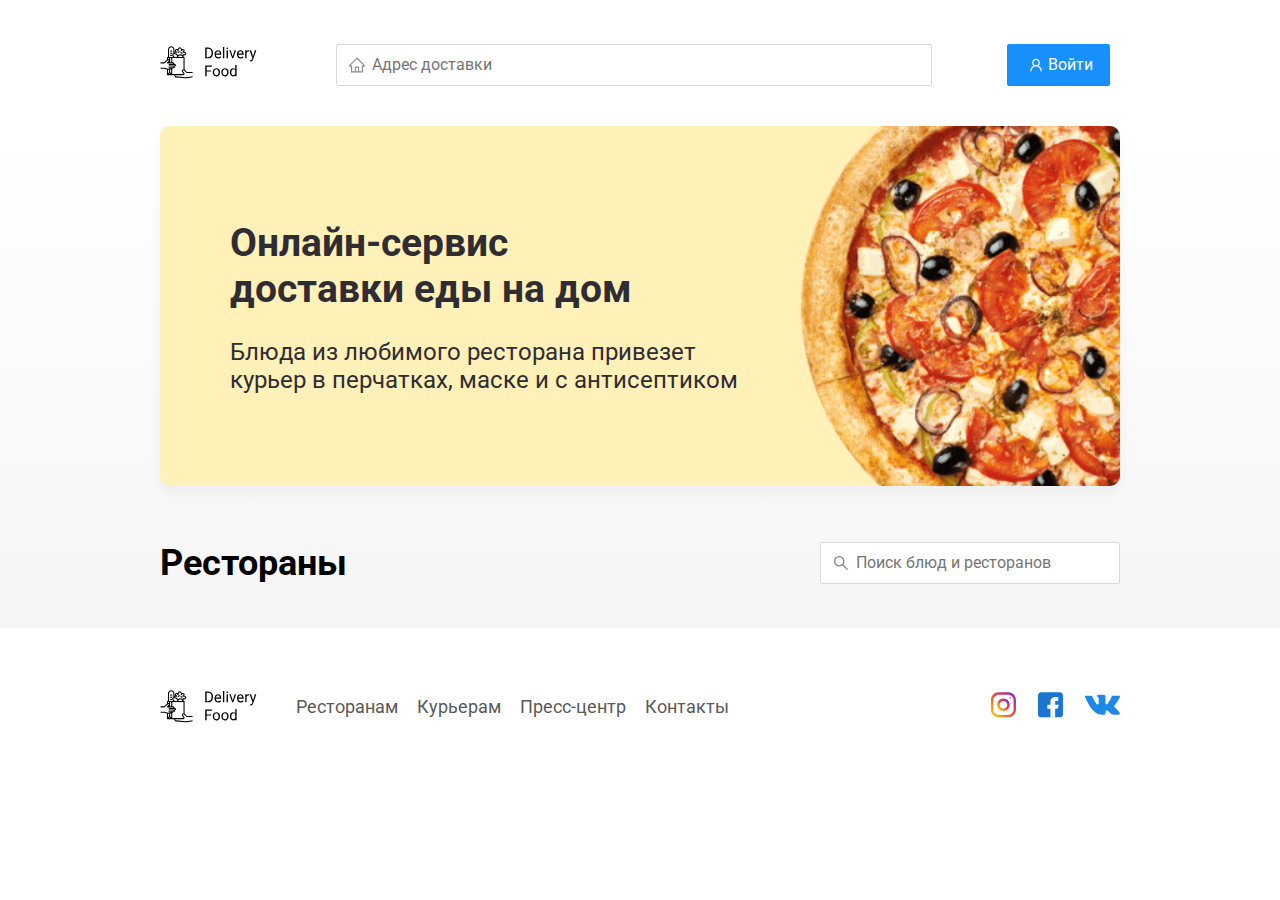
<file: index.html>
<!DOCTYPE html>
<html lang="ru">
  <head>
    <meta charset="UTF-8" />
    <meta name="viewport" content="width=device-width, initial-scale=1.0" />
    <title>Delivery Food — доставка еды на дом</title>
    <link href="https://fonts.googleapis.com/css?family=Roboto:400,700&display=swap&subset=cyrillic" rel="stylesheet" />
    <link rel="stylesheet" href="css/normalize.css" />
    <link rel="stylesheet" href="css/style.css" />
    <script src="./js/auth.js" defer></script>
    <script src="./js/partners.js" defer></script>
    <script src="./js/cart.js" defer></script>
  </head>

  <body>
    <div class="container">
      <header class="header">
        <a class="logo">
          <img src="img/icon/logo.svg" alt="Logo" />
        </a>
        <label class="address">
          <input type="text" class="input input-address" placeholder="Адрес доставки" />
        </label>
        <div class="buttons">
          <span class="user-name"></span>
          <button class="button button-primary button-auth">
            <span class="button-auth-svg"></span>
            <span class="button-text">Войти</span>
          </button>
          <button class="button button-cart" id="cart-button">
            <span class="button-cart-svg"></span>
            <span class="button-text">Корзина</span>
          </button>
          <button class="button button-primary button-out">
            <span class="button-text">Выйти</span>
            <span class="button-out-svg"></span>
          </button>
        </div>
      </header>
    </div>

    <main class="main">
      <div class="container">
        <section class="container-promo">
          <section class="promo pizza">
            <h1 class="promo-title">Онлайн-сервис <br />доставки еды на дом</h1>
            <p class="promo-text">Блюда из любимого ресторана привезет курьер в перчатках, маске и с антисептиком</p>
          </section>
        </section>
        <section class="restaurants">
          <div class="section-heading">
            <h2 class="section-title">Рестораны</h2>
            <label class="search">
              <input type="text" class="input input-search" placeholder="Поиск блюд и ресторанов" />
            </label>
          </div>
          <div class="cards cards-restaurants"></div>
        </section>
      </div>
    </main>

    <footer class="footer">
      <div class="container">
        <div class="footer-block">
          <img src="img/icon/logo.svg" alt="logo" class="logo footer-logo" />
          <nav class="footer-nav">
            <a href="#" class="footer-link">Ресторанам </a>
            <a href="#" class="footer-link">Курьерам</a>
            <a href="#" class="footer-link">Пресс-центр</a>
            <a href="#" class="footer-link">Контакты</a>
          </nav>
          <div class="social-links">
            <a href="#" class="social-link"><img src="img/social/instagram.svg" alt="instagram" /></a>
            <a href="#" class="social-link"><img src="img/social/fb.svg" alt="facebook" /></a>
            <a href="#" class="social-link"><img src="img/social/vk.svg" alt="vk" /></a>
          </div>
        </div>
      </div>
    </footer>

    <div class="modal modal-cart">
      <div class="modal-dialog">
        <div class="modal-header">
          <h3 class="modal-title">Корзина</h3>
          <button class="close">&times;</button>
        </div>
        <div class="modal-body"></div>
        <div class="modal-footer">
          <span class="modal-pricetag"></span>
          <div class="footer-buttons">
            <button class="button button-primary">Оформить заказ</button>
            <button class="button clear-cart">Отмена</button>
          </div>
        </div>
      </div>
    </div>

    <div class="modal-auth">
      <div class="modal-dialog modal-dialog-auth">
        <button class="close-auth">&times;</button>
        <form id="logInForm">
          <fieldset class="modal-body">
            <legend class="modal-title">Авторизация</legend>
            <label class="label-auth">
              <span>Логин</span>
              <input id="login" type="text" required />
              <span class="error">Введите логин</span>
            </label>
            <label class="label-auth">
              <span>Пароль</span>
              <input id="password" type="password" />
            </label>
          </fieldset>
          <div class="modal-footer">
            <div class="footer-buttons">
              <button class="button button-primary button-login" type="submit" disabled>Войти</button>
            </div>
          </div>
        </form>
      </div>
    </div>
  </body>
</html>
</file>
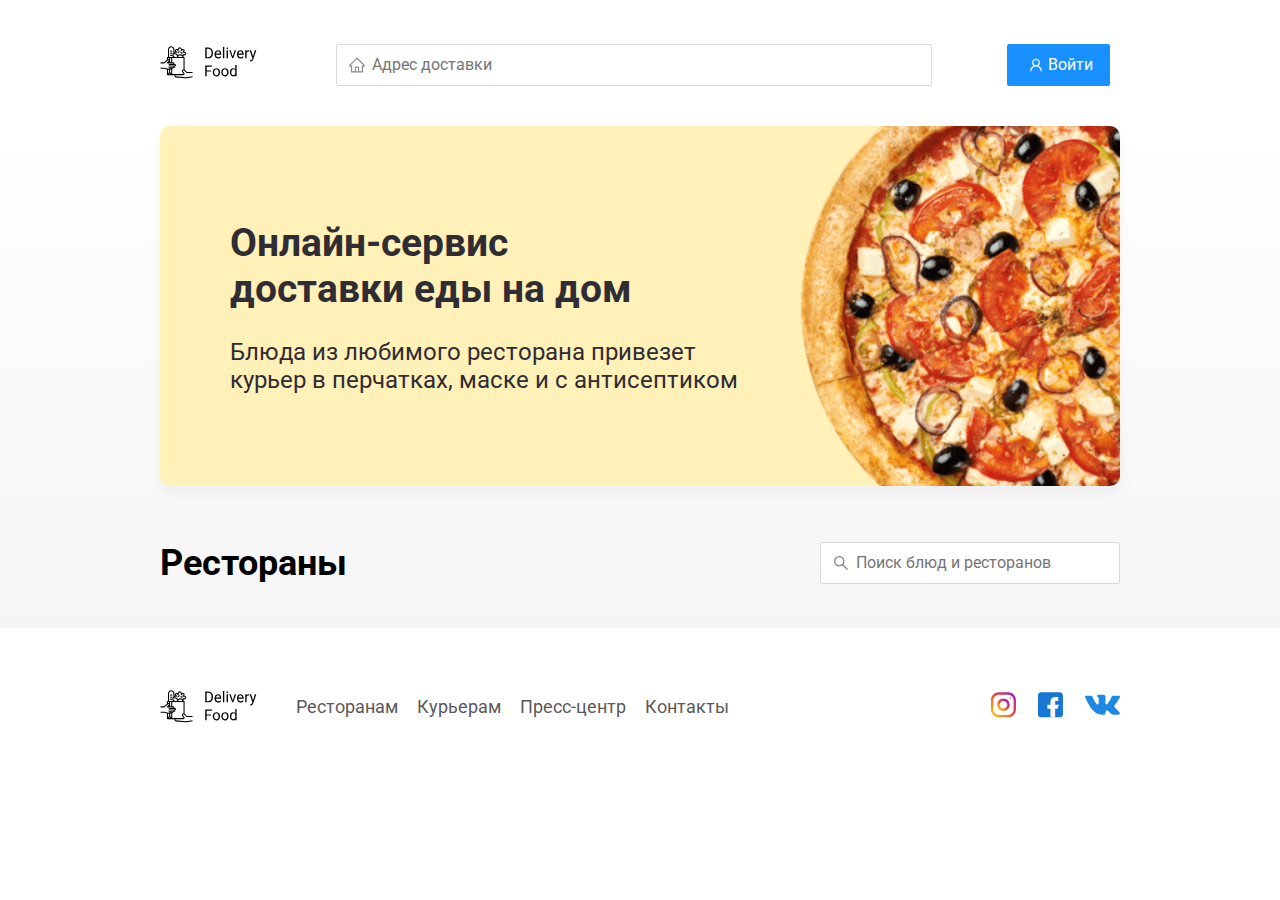
<file: restaurant.html>
<!DOCTYPE html>
<html lang="ru">
  <head>
    <meta charset="UTF-8" />
    <meta name="viewport" content="width=device-width, initial-scale=1.0" />
    <title>PizzaBurger — доставка еды на дом</title>
    <link href="https://fonts.googleapis.com/css?family=Roboto:400,700&display=swap&subset=cyrillic" rel="stylesheet" />
    <link rel="stylesheet" href="css/normalize.css" />
    <link rel="stylesheet" href="css/style.css" />
    <script src="./js/auth.js" defer></script>
    <script src="./js/menu.js" defer></script>
    <script src="./js/cart.js" defer></script>
  </head>

  <body>
    <div class="container">
      <header class="header">
        <a href="./index.html" class="logo">
          <img src="img/icon/logo.svg" alt="Logo" />
        </a>
        <label class="address">
          <input type="text" class="input input-address" placeholder="Адрес доставки" />
        </label>
        <div class="buttons">
          <span class="user-name"></span>
          <button class="button button-primary button-auth">
            <span class="button-auth-svg"></span>
            <span class="button-text">Войти</span>
          </button>
          <button class="button button-cart" id="cart-button">
            <span class="button-cart-svg"></span>
            <span class="button-text">Корзина</span>
          </button>
          <button class="button button-primary button-out">
            <span class="button-text">Выйти</span>
            <span class="button-out-svg"></span>
          </button>
        </div>
      </header>
    </div>

    <main class="main">
      <div class="container">
        <section class="menu">
          <div class="section-heading">
            <h2 class="section-title restaurant-title">Пицца Плюс</h2>
            <div class="card-info">
              <div class="rating">4.5</div>
              <div class="price">От 900 ₽</div>
              <div class="category">Пицца</div>
            </div>
          </div>
          <div class="cards cards-menu"></div>
        </section>
      </div>
    </main>

    <footer class="footer">
      <div class="container">
        <div class="footer-block">
          <img src="img/icon/logo.svg" alt="logo" class="logo footer-logo" />
          <nav class="footer-nav">
            <a href="#" class="footer-link">Ресторанам </a>
            <a href="#" class="footer-link">Курьерам</a>
            <a href="#" class="footer-link">Пресс-центр</a>
            <a href="#" class="footer-link">Контакты</a>
          </nav>
          <div class="social-links">
            <a href="#" class="social-link"><img src="img/social/instagram.svg" alt="instagram" /></a>
            <a href="#" class="social-link"><img src="img/social/fb.svg" alt="facebook" /></a>
            <a href="#" class="social-link"><img src="img/social/vk.svg" alt="vk" /></a>
          </div>
        </div>
      </div>
    </footer>

    <div class="modal modal-cart">
      <div class="modal-dialog">
        <div class="modal-header">
          <h3 class="modal-title">Корзина</h3>
          <button class="close">&times;</button>
        </div>
        <div class="modal-body"></div>
        <div class="modal-footer">
          <span class="modal-pricetag">1250 ₽</span>
          <div class="footer-buttons">
            <button class="button button-primary">Оформить заказ</button>
            <button class="button clear-cart">Отмена</button>
          </div>
        </div>
      </div>
    </div>

    <div class="modal-auth">
      <div class="modal-dialog modal-dialog-auth">
        <button class="close-auth">&times;</button>
        <form id="logInForm">
          <fieldset class="modal-body">
            <legend class="modal-title">Авторизация</legend>
            <label class="label-auth">
              <span>Логин</span>
              <input id="login" type="text" />
            </label>
            <label class="label-auth">
              <span>Пароль</span>
              <input id="password" type="password" />
            </label>
          </fieldset>
          <div class="modal-footer">
            <div class="footer-buttons">
              <button class="button button-primary button-login" type="submit">Войти</button>
            </div>
          </div>
        </form>
      </div>
    </div>
  </body>
</html>
</file>
<file: css/style.css>
* {
  box-sizing: border-box;
}

body {
  font-family: "Roboto", sans-serif;
  padding-top: 44px;
}

a,
button {
  cursor: pointer;
  color: inherit;
}

.hide {
  display: none;
}

.container {
  max-width: 1200px;
  margin: auto;
}

.header {
  display: flex;
  align-items: center;
  justify-content: space-between;
  margin-bottom: 40px;
}

.input {
  background-color: #ffffff;
  border: 1px solid #d9d9d9;
  border-radius: 2px;
  font-size: 16px;
  line-height: 24px;
  padding: 8px 8px 8px 35px;
  background-repeat: no-repeat;
  background-position: left 11px center;
}

.address {
  flex: 0.8;
}

.input-address {
  width: 100%;
  background-image: url(../img/icon/home.svg);
}

.search {
  margin-left: auto;
}

.input-search {
  width: 300px;
  background-image: url(../img/icon/search.svg);
}

.buttons {
  display: flex;
  align-items: center;
}

.button {
  display: flex;
  align-items: center;
  padding: 8px 16px;
  background: #ffffff;
  border: 1px solid #d9d9d9;
  box-sizing: border-box;
  box-shadow: 0 0 2px rgba(0, 0, 0, 0.0015);
  border-radius: 2px;
  color: #595959;
  font-size: 16px;
  line-height: 24px;
}

.button:hover {
  background: #1890ff;
  border: 1px solid #1890ff;
  color: #fff;
}

.button-primary {
  background: #1890ff;
  border: 1px solid #1890ff;
  color: #fff;
  margin-right: 10px;
}

.button-primary:hover {
  background: #ffffff;
  border: 1px solid #d9d9d9;
  color: #595959;
}

.button-icon {
  margin-right: 6px;
}

.button-card-text {
  margin-right: 10px;
}

.button-auth {
  background-position: 20px 13px;
}

.button-primary .button-auth-svg {
  width: 24px;
  height: 24px;
  background-color: #fff;
  -webkit-mask: url("../img/icon/user.svg") no-repeat 50% 50%;
  mask: url("../img/icon/user.svg") no-repeat 50% 50%;
  background-repeat: no-repeat;
}

.button-primary:hover .button-auth-svg {
  background-color: #595959;
}

.button .button-cart-svg {
  width: 24px;
  height: 24px;
  background-color: #595959;
  -webkit-mask: url("../img/icon/shopping-cart.svg") no-repeat 50% 50%;
  mask: url("../img/icon/shopping-cart.svg") no-repeat 50% 50%;
  background-repeat: no-repeat;
}

.button-primary .button-cart-svg {
  background-color: #fff;
}

.button:hover .button-cart-svg {
  background-color: #fff;
}

.button-primary:hover .button-cart-svg {
  background-color: #595959;
}

.button-cart {
  display: none;
  margin: 0 5px;
}

.button-out {
  display: none;
  margin: 0 5px;
}

.user-name {
  display: none;
  margin-right: 20px;
  font-weight: bold;
  font-size: 18px;
}

.promo-slider {
  width: 600px;
  height: 300px;
}

.promo {
  box-shadow: 0 7px 12px rgba(158, 158, 163, 0.1);
  border-radius: 10px;
  padding: 68px 70px;
  margin-bottom: 56px;
}

.pizza {
  background: #fff1b8 url(../img/promo/pizza.png) no-repeat top -100px right -250px / 830px;
}

.kebab {
  background: #d6e4ff url(../img/promo/kebab.png) no-repeat top 45px right 40px / 450px;
}

.vegetables {
  background: #fff566 url(../img/promo/vegetables.png) no-repeat top 0 right 0 / 825px;
}

.sushi {
  background: #fff1f0 url(../img/promo/sushi.png) no-repeat top 10px right 15px / 500px;
}

.promo-title {
  font-style: normal;
  font-weight: bold;
  font-size: 39px;
  line-height: 46px;
  color: #302c34;
}

.promo-text {
  font-style: normal;
  font-weight: normal;
  font-size: 24px;
  line-height: 28px;
  color: #302c34;
  max-width: 538px;
}

.main {
  background: linear-gradient(180deg, rgba(245, 245, 245, 0) 1.04%, #f5f5f5 100%);
}

.section-heading {
  display: flex;
  align-items: center;
  margin-bottom: 44px;
}

.section-title {
  font-style: normal;
  font-weight: bold;
  font-size: 36px;
  line-height: 42px;
  margin: 0 30px 0 0;
  color: #000000;
}

.cards {
  display: flex;
  align-items: flex-start;
  justify-content: space-between;
  flex-wrap: wrap;
}

.card {
  background: #ffffff;
  box-shadow: 0 4px 12px rgba(0, 0, 0, 0.05);
  border-radius: 7px;
  overflow: hidden;
  margin-bottom: 30px;
  flex-basis: 31%;
  text-decoration: none;
}

.card-restaurant {
  cursor: pointer;
}

.card-image {
  width: 100%;
  height: 250px;
  object-fit: cover;
}

.card-text {
  padding: 20px 23px 35px;
  min-height: 275px;
  display: flex;
  flex-direction: column;
}

.restaurants .card-text {
  min-height: auto;
}

.card-heading {
  display: flex;
  align-items: center;
  justify-content: space-between;
  margin-bottom: 10px;
}

.card-title {
  margin: 0;
  font-style: normal;
  font-weight: bold;
  font-size: 22px;
  line-height: 32px;
}

.card-title-reg {
  font-weight: 400;
}

.card-tag {
  font-style: normal;
  font-weight: normal;
  font-size: 12px;
  line-height: 20px;
  color: #ffffff;
  background: #262626;
  border-radius: 2px;
  padding: 1px 8px;
}

.card-info {
  display: flex;
  align-items: center;
  flex-wrap: wrap;
}

.card-buttons {
  display: flex;
  margin-top: 24px;
  flex-grow: 1;
  align-items: flex-end;
}

.card-price-bold {
  font-weight: bold;
  font-size: 20px;
  line-height: 32px;
  margin-left: 30px;
}

.rating {
  background-image: url("../img/icon/rating.svg");
  background-repeat: no-repeat;
  background-position: 0 7px;
  padding-left: 20px;
  margin-right: 26px;
  color: #ffc107;
  font-weight: bold;
  font-size: 18px;
  line-height: 32px;
}

.price,
.category {
  color: #8c8c8c;
  font-size: 18px;
  line-height: 32px;
}

.price {
  margin-right: 10px;
}

.ingredients {
  color: #8c8c8c;
  font-size: 18px;
  line-height: 21px;
}

.category {
  text-overflow: ellipsis;
  overflow: hidden;
  white-space: nowrap;
  max-width: 150px;
}

.price:after {
  content: "";
  width: 5px;
  height: 5px;
  background-color: #8c8c8c;
  display: inline-block;
  vertical-align: middle;
  border-radius: 50%;
  margin-left: 10px;
}

.footer {
  padding: 60px 0;
}

.footer-block {
  display: flex;
  align-items: center;
  justify-content: space-between;
}

.footer-nav {
  margin-left: 35px;
  margin-right: auto;
}

.footer-link {
  display: inline-block;
  color: #595959;
  font-style: normal;
  font-weight: normal;
  font-size: 18px;
  line-height: 21px;
  text-decoration: none;
}

.footer-link:not(:last-child) {
  margin-right: 15px;
}

.social-links {
  display: flex;
  align-items: center;
}

.social-link:not(:last-child) {
  margin-right: 21px;
}

.modal {
  position: fixed;
  left: 0;
  top: 0;
  width: 100%;
  height: 100%;
  background: rgba(0, 0, 0, 0.4);
  display: none;
  z-index: 999;
}

.modal-auth {
  position: fixed;
  left: 0;
  top: 0;
  width: 100%;
  height: 100%;
  background: rgba(0, 0, 0, 0.4);
  display: none;
  z-index: 999;
}

.is-open {
  display: flex;
}

.modal-dialog {
  max-width: 780px;
  width: 95%;
  background: #ffffff;
  border-radius: 5px;
  margin: auto;
  padding: 40px 45px;
}

.modal-dialog-auth {
  width: auto;
  position: relative;
}

.label-auth {
  display: block;
  margin: 30px;
}

.label-auth span {
  width: 80px;
  display: inline-block;
}

.modal-header {
  display: flex;
  align-items: center;
  justify-content: space-between;
  margin-bottom: 45px;
}

.modal-title {
  margin: 0;
  font-weight: bold;
  font-size: 36px;
  line-height: 42px;
}

.close {
  font-size: 36px;
  border: none;
  background-color: transparent;
}

.close-auth {
  font-size: 36px;
  border: none;
  background-color: transparent;
  position: absolute;
  top: 10px;
  right: 20px;
}

.modal-body {
  margin-bottom: 22px;
}

.food-row {
  display: flex;
  align-items: flex-start;
  justify-content: space-between;
  padding-bottom: 8px;
  border-bottom: 1px solid #d9d9d9;
  margin-bottom: 15px;
}

.food-name {
  font-weight: normal;
  font-size: 18px;
  line-height: 32px;
}

.food-price {
  margin-left: auto;
  margin-right: 47px;
  font-weight: bold;
  font-size: 20px;
  line-height: 32px;
}

.food-counter {
  display: flex;
  align-items: center;
}

.counter-button {
  display: flex;
  align-items: center;
  justify-content: center;
  width: 39px;
  height: 32px;
  background: #ffffff;
  border: 1px solid #40a9ff;
  box-sizing: border-box;
  border-radius: 2px;
  font-weight: normal;
  font-size: 14px;
  line-height: 22px;
  color: #40a9ff;
}

.counter-button:hover {
  background: #40a9ff;
  border: 1px solid #ffffff;
  color: #ffffff;
}

.counter {
  font-size: 16px;
  line-height: 24px;
  margin-left: 10px;
  margin-right: 10px;
}

.modal-footer {
  display: flex;
  align-items: center;
  justify-content: space-between;
}

.modal-auth .modal-footer {
  justify-content: flex-end;
}

.footer-buttons {
  display: flex;
  align-items: center;
}

.modal-pricetag {
  background: #262626;
  border-radius: 5px;
  color: #ffffff;
  padding: 15px 20px;
  font-size: 20px;
  line-height: 23px;
}

span.error {
  display: none;
  color: red;
}

@media (max-width: 1366px) {
  .container {
    max-width: 960px;
  }

  .pizza {
    background-position: center right -300px;
    background-size: 750px;
  }

  .kebab {
    background-position: top -5px right -93px;
    background-size: 530px;
  }

  .vegetables {
    background-position: top 0 right -93px;
    background-size: 820px;
  }

  .sushi {
    background-position: center right -90px;
  }

  .rating {
    margin-right: 15px;
  }

  .category,
  .price {
    font-size: 14px;
  }
}

@media (max-width: 992px) {
  .container {
    max-width: 750px;
  }

  .pizza {
    padding: 50px;
    background-size: 500px;
    background-position: center right -200px;
  }

  .kebab {
    background-position: top 55px right -100px;
    background-size: 385px;
  }

  .vegetables {
    background-position: top 0 right -280px;
    background-size: 810px;
  }

  .sushi {
    background-position: top 30px right -175px;
  }

  .promo-text {
    font-size: 18px;
    max-width: 400px;
  }

  .card {
    flex-basis: 49%;
  }

  .footer-link {
    font-size: 16px;
  }
}

@media (max-width: 768px) {
  .container {
    max-width: 560px;
  }

  .card-info {
    flex-wrap: wrap;
  }

  .card .rating {
    flex-basis: 100%;
  }

  .card-title {
    font-size: 18px;
  }

  .card-text {
    min-height: 290px;
  }

  .card-price-bold {
    margin-left: 20px;
  }

  .pizza {
    background-size: 400px;
    background-position: bottom 50px right -200px;
  }

  .kebab {
    background-position: top -5px right -74px;
    background-size: 300px;
  }

  .vegetables {
    background-position: top 0 right -240px;
    background-size: 702px;
  }

  .sushi {
    background-position: top -24px right -75px;
    background-size: 302px;
  }

  .promo-title {
    font-size: 24px;
    line-height: 1.4;
  }

  .promo-text {
    margin-top: 0;
  }
}

@media (max-width: 578px) {
  .container {
    width: 90%;
  }

  .address {
    min-width: 100%;
    order: 1;
  }

  .header {
    flex-wrap: wrap;
  }

  .input-address {
    margin-top: 15px;
    order: 5;
    flex: 1;
  }

  .promo {
    background-image: none;
  }

  .promo-title {
    margin-bottom: 10px;
  }

  .section-title {
    font-size: 20px;
  }

  .card {
    flex-basis: 100%;
  }

  .card-text {
    min-height: auto;
  }

  .card-image {
    width: 100%;
  }

  .footer {
    padding: 30px 0;
  }

  .footer-block {
    align-items: flex-start;
  }

  .footer-nav {
    margin-left: 0;
    margin-right: 0;
    order: 0;
    display: flex;
    flex-direction: column;
  }

  .footer-logo {
    margin-right: 15px;
    order: 1;
  }

  .social-links {
    order: 2;
  }
}

@media (max-width: 480px) {
  .button-text {
    display: none;
  }

  .button-icon {
    margin: 0;
  }

  .user-name {
    margin: 10px;
  }

  .buttons {
    flex-wrap: wrap;
    margin-left: auto;
  }

  .button {
    min-height: 40px;
    padding: 5px 12px;
  }

  .button-out-svg {
    width: 24px;
    height: 24px;
    background-color: #fff;
    -webkit-mask: url(../img/icon/logout.svg) no-repeat 50% 50%;
    mask: url(../img/icon/logout.svg) no-repeat 50% 50%;
    background-repeat: no-repeat;
    -webkit-mask-size: 20px;
    mask-size: 20px;
  }

  .promo {
    padding: 20px;
  }

  .section-heading {
    flex-wrap: wrap;
  }

  .footer-block {
    flex-wrap: wrap;
    flex-direction: column;
    align-items: center;
  }

  .footer-logo {
    order: 0;
    margin-bottom: 20px;
  }

  .footer-nav {
    margin-bottom: 20px;
    text-align: center;
  }

  .footer-link:not(:last-child) {
    margin-right: 0;
  }
}
</file>
